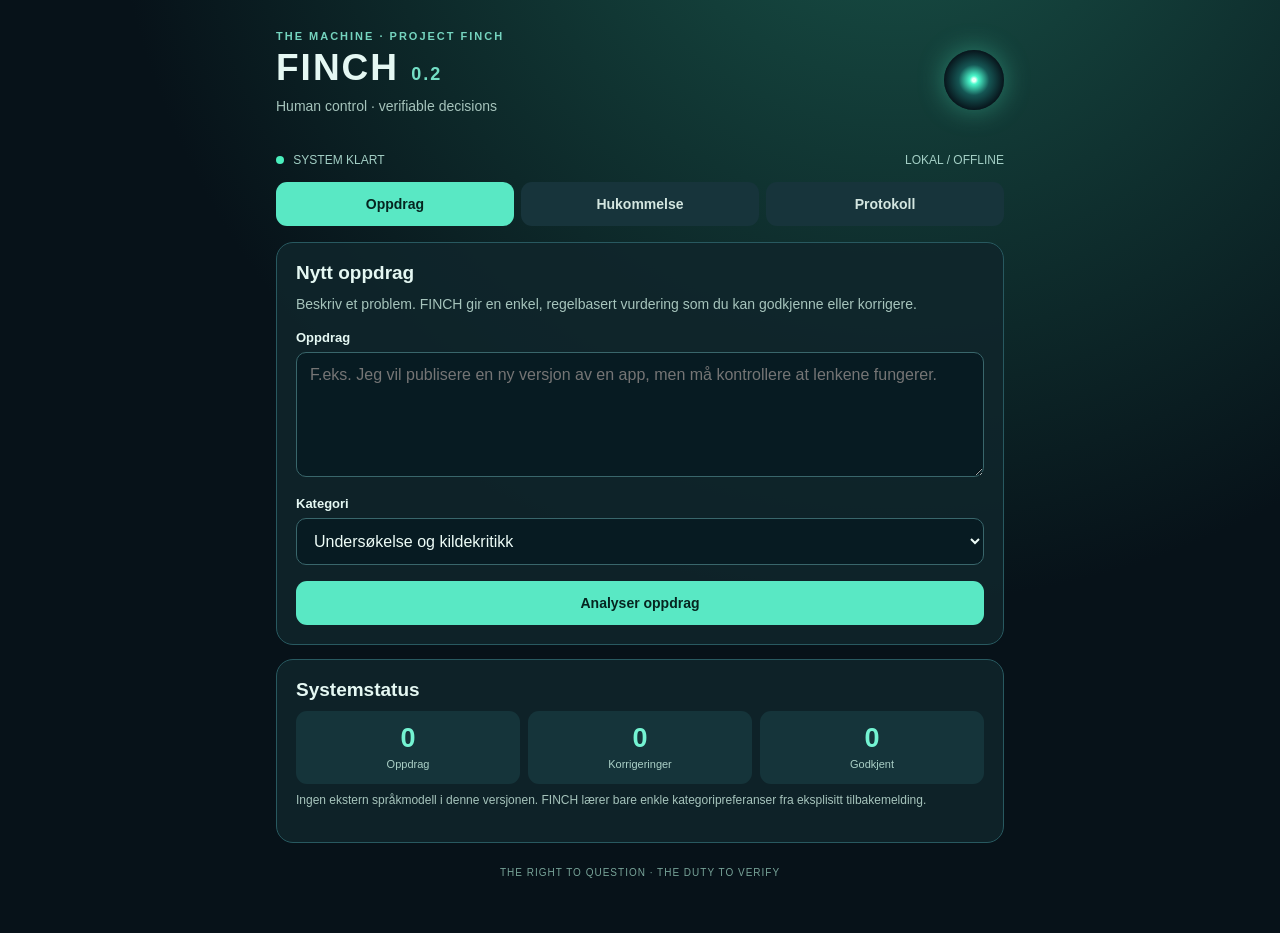
<file: index.html>
<!doctype html>
<html lang="nb"><head><meta charset="utf-8"><meta name="viewport" content="width=device-width,initial-scale=1,viewport-fit=cover"><meta name="theme-color" content="#08131c"><meta name="apple-mobile-web-app-capable" content="yes"><title>PROJECT FINCH · The Machine</title><link rel="manifest" href="./manifest.webmanifest"><link rel="icon" href="./icon.svg"><link rel="stylesheet" href="./style.css"></head>
<body><main><header><div><div class="eyebrow">THE MACHINE · PROJECT FINCH</div><h1>FINCH <span>0.2</span></h1><p class="muted">Human control · verifiable decisions</p></div><div class="orb" aria-hidden="true"></div></header>
<div class="status"><span><i class="dot"></i> SYSTEM KLART</span><span>LOKAL / OFFLINE</span></div>
<nav aria-label="Hovedmeny"><button data-tab="mission" class="active" aria-current="page">Oppdrag</button><button data-tab="memory">Hukommelse</button><button data-tab="protocol">Protokoll</button></nav>
<section id="mission"><div class="panel"><h2>Nytt oppdrag</h2><p>Beskriv et problem. FINCH gir en enkel, regelbasert vurdering som du kan godkjenne eller korrigere.</p><label for="task">Oppdrag</label><textarea id="task" maxlength="1500" placeholder="F.eks. Jeg vil publisere en ny versjon av en app, men må kontrollere at lenkene fungerer."></textarea><label for="kind">Kategori</label><select id="kind"><option value="research">Undersøkelse og kildekritikk</option><option value="build">Programmering og publisering</option><option value="planning">Planlegging og prioritering</option><option value="security">Personvern og sikkerhet</option></select><button id="analyze" class="primary full">Analyser oppdrag</button><div id="analysis" aria-live="polite"></div></div><div class="panel"><h2>Systemstatus</h2><div class="stats"><div><strong id="statTasks">0</strong><small>Oppdrag</small></div><div><strong id="statFeedback">0</strong><small>Korrigeringer</small></div><div><strong id="statApproved">0</strong><small>Godkjent</small></div></div><p class="fine">Ingen ekstern språkmodell i denne versjonen. FINCH lærer bare enkle kategoripreferanser fra eksplisitt tilbakemelding.</p></div></section>
<section id="memory" hidden><div class="panel"><h2>Beslutningslogg</h2><p>Lagres på denne enheten. Eksporter gjerne som sikkerhetskopi.</p><div id="log" class="log"></div><div class="actions"><button id="export" class="secondary">Eksporter JSON</button><button id="erase" class="danger">Slett lokalt minne</button></div><label for="importFile">Importer tidligere eksport</label><input type="file" id="importFile" accept="application/json,.json"></div></section>
<section id="protocol" hidden><div class="panel"><h2>Finch-protokollen</h2><ol><li><strong>Menneskelig kontroll:</strong> FINCH foreslår, du bestemmer.</li><li><strong>Begrunnelse:</strong> Hvert forslag viser hvorfor det ble valgt.</li><li><strong>Usikkerhet:</strong> Begrensninger og manglende bevis oppgis.</li><li><strong>Korrigering:</strong> Tilbakemeldinger lagres og kan påvirke senere forslag.</li><li><strong>Ingen skjulte handlinger:</strong> Ingen nettverkskall, automatisk kodeendring eller tilgang til private kontoer.</li></ol><p class="fine">Dette er en lokal beslutningssimulator, ikke generell kunstig intelligens. Ikke legg inn passord eller sensitive personopplysninger.</p></div></section>
<footer>THE RIGHT TO QUESTION · THE DUTY TO VERIFY</footer></main><script src="./app.js" defer></script></body></html>
</file>
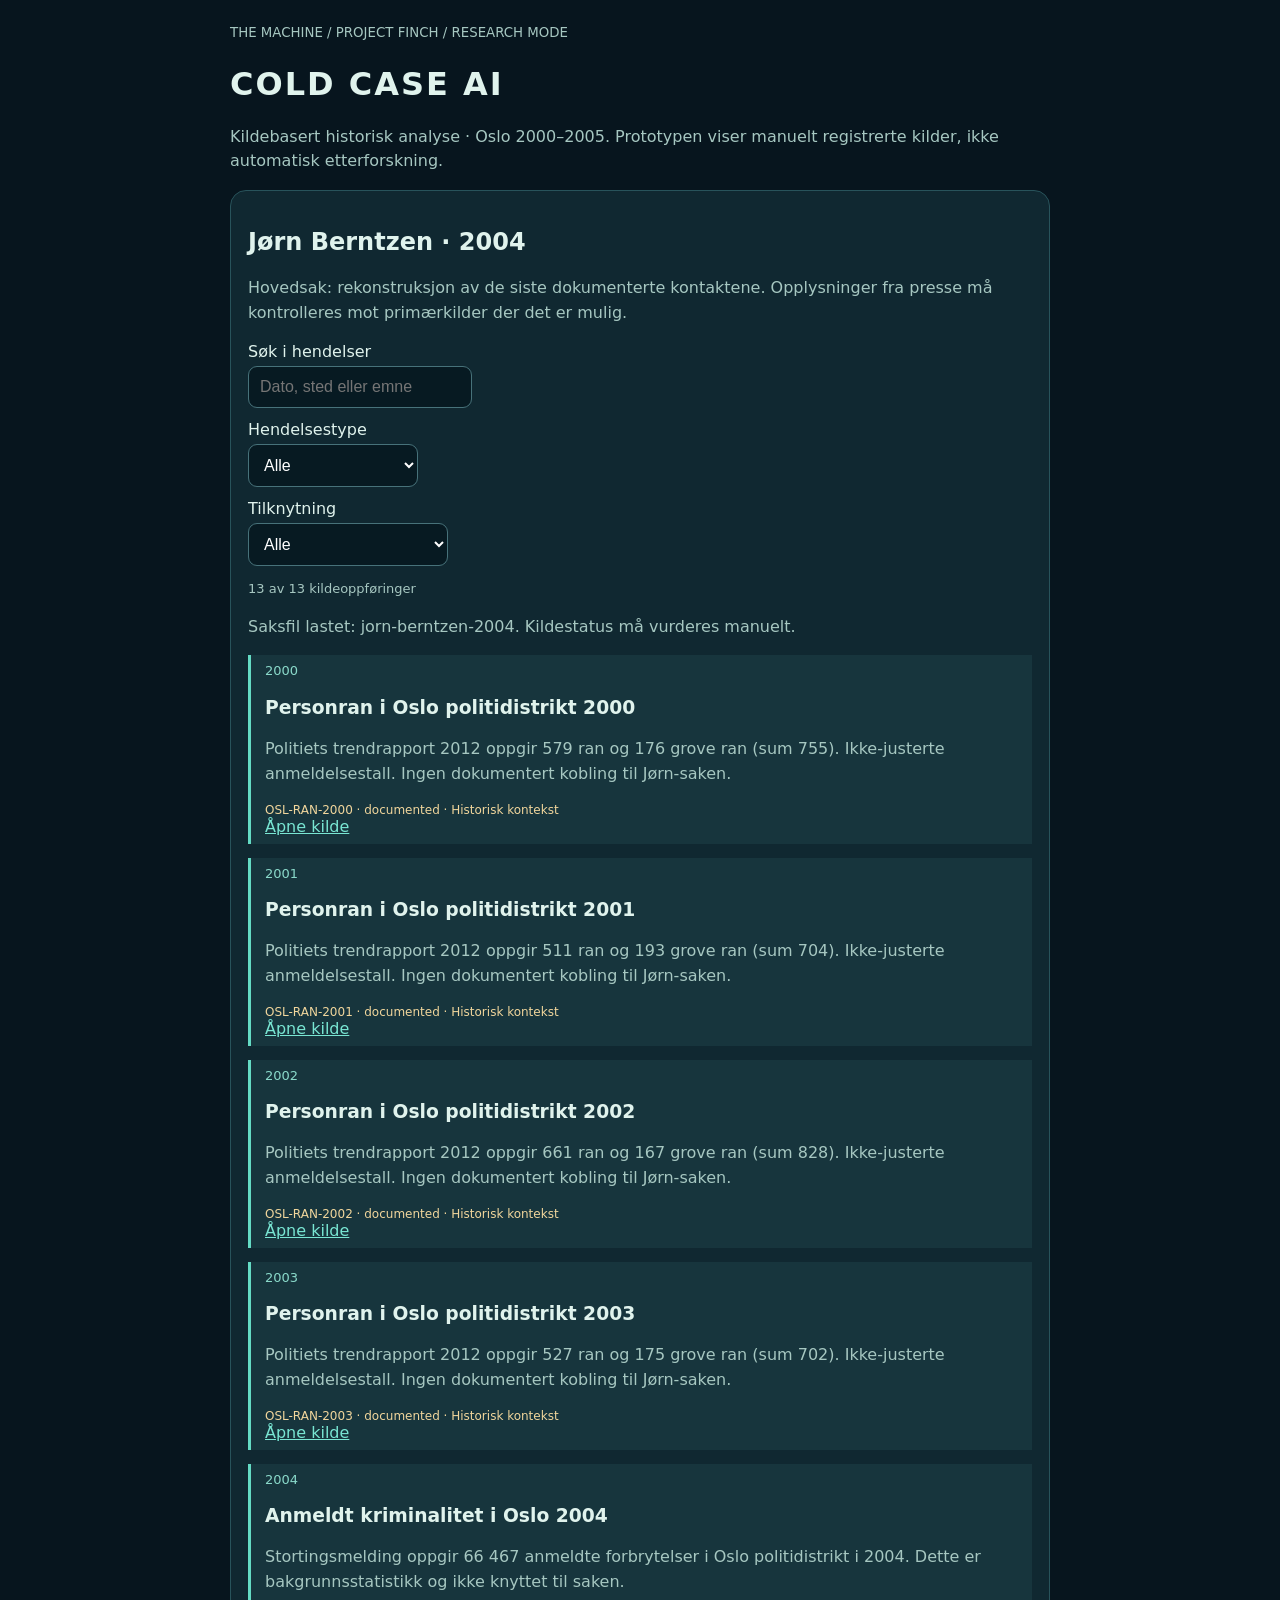
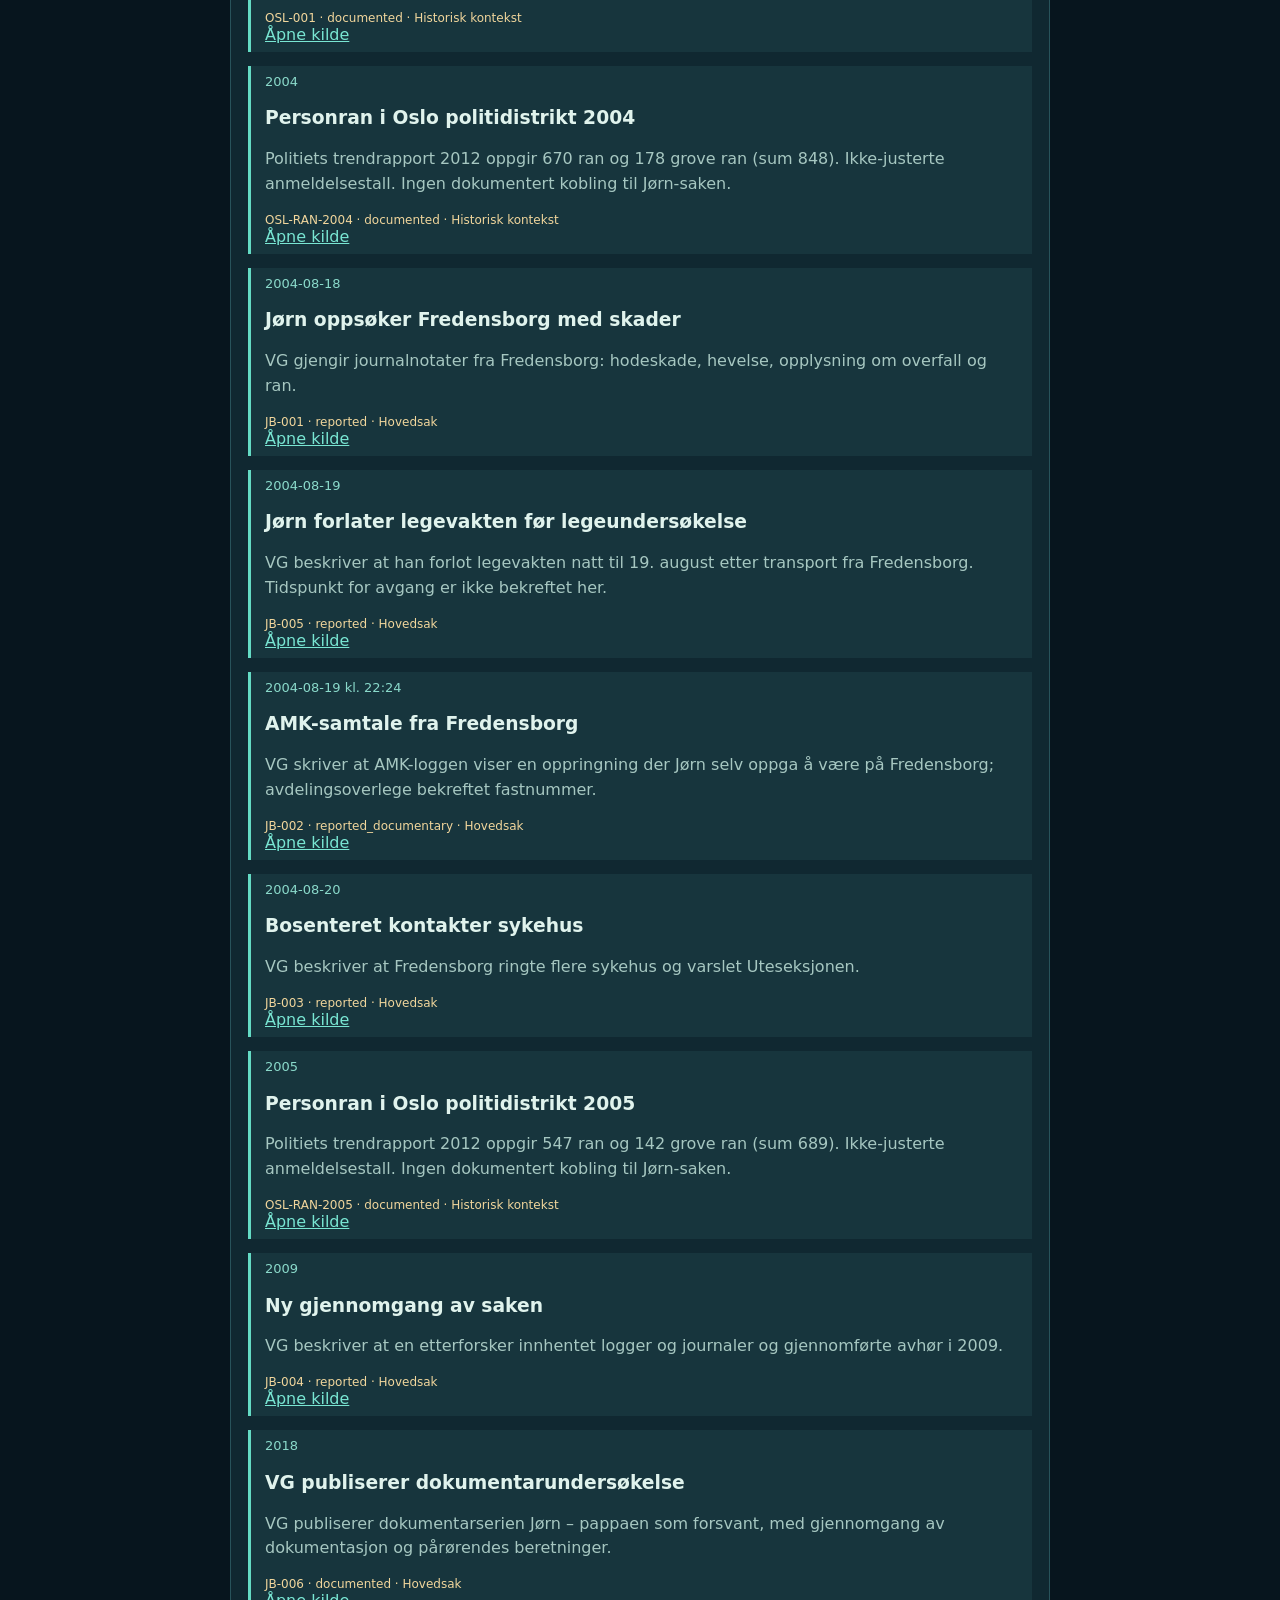
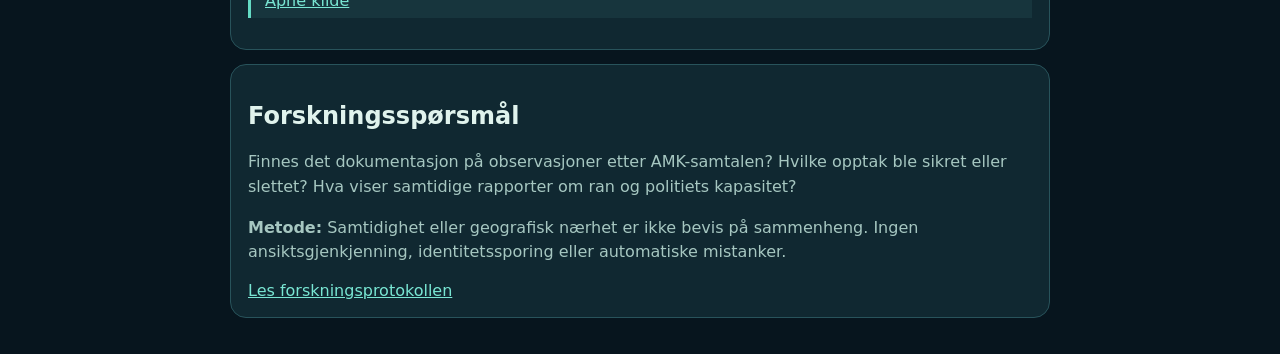
<file: cold-case/index.html>
<!doctype html><html lang="no"><head><meta charset="utf-8"><meta name="viewport" content="width=device-width,initial-scale=1"><title>FINCH · Cold Case</title><style>:root{font-family:system-ui,sans-serif;color:#e0f3ed;background:#07151e}body{margin:0}main{max-width:820px;margin:auto;padding:22px 16px}h1{letter-spacing:2px}p,small{color:#a6c7c1;line-height:1.55}.panel{background:#102831;border:1px solid #28535b;border-radius:16px;padding:17px;margin:14px 0}select,input{background:#071a22;color:white;border:1px solid #47727a;border-radius:9px;padding:11px;font-size:16px;max-width:100%}label{display:block;margin:12px 0 5px}.item{border-left:3px solid #64dbc4;padding:8px 14px;margin:14px 0;background:#17353d}.date{color:#8ad9ca;font-size:13px}.tag{font-size:12px;color:#f1d69c}a{color:#79e6d3}button{background:#65dbc2;border:0;border-radius:10px;padding:11px;font-weight:bold;cursor:pointer}#count{font-size:13px;color:#a6c7c1}</style></head><body><main><small>THE MACHINE / PROJECT FINCH / RESEARCH MODE</small><h1>COLD CASE AI</h1><p>Kildebasert historisk analyse · Oslo 2000–2005. Prototypen viser manuelt registrerte kilder, ikke automatisk etterforskning.</p><section class="panel"><h2>Jørn Berntzen · 2004</h2><p>Hovedsak: rekonstruksjon av de siste dokumenterte kontaktene. Opplysninger fra presse må kontrolleres mot primærkilder der det er mulig.</p><label for="q">Søk i hendelser</label><input id="q" type="search" placeholder="Dato, sted eller emne"><label for="kind">Hendelsestype</label><select id="kind"><option value="">Alle</option><option value="reported_assault">Oppgitt vold</option><option value="emergency_call">Nødsamtale</option><option value="followup">Oppfølging</option><option value="investigation">Etterforskning</option><option value="context">Historisk kontekst</option></select><label for="link">Tilknytning</label><select id="link"><option value="">Alle</option><option value="direct">Hovedsaken</option><option value="none">Kun historisk kontekst</option></select><p id="count" aria-live="polite"></p><p id="loadStatus" role="status"></p><div id="events"></div></section><section class="panel"><h2>Forskningsspørsmål</h2><p>Finnes det dokumentasjon på observasjoner etter AMK-samtalen? Hvilke opptak ble sikret eller slettet? Hva viser samtidige rapporter om ran og politiets kapasitet?</p><p><strong>Metode:</strong> Samtidighet eller geografisk nærhet er ikke bevis på sammenheng. Ingen ansiktsgjenkjenning, identitetssporing eller automatiske mistanker.</p><a href="./README.md">Les forskningsprotokollen</a></section><script>
"use strict";
const q=document.querySelector("#q"),kind=document.querySelector("#kind"),link=document.querySelector("#link"),target=document.querySelector("#events"),count=document.querySelector("#count"),loadStatus=document.querySelector("#loadStatus");
let events=[];
const safeUrl=url=>{try{const parsed=new URL(url);return ["https:","http:"].includes(parsed.protocol)?parsed.href:null}catch{return null}};
function render(){
 const query=q.value.toLocaleLowerCase("nb").trim();
 const matches=events.filter(e=>(!kind.value||e.type===kind.value)&&(!link.value||e.case_link===link.value)&&[e.id,e.date,e.time,e.title,e.description,e.status].join(" ").toLocaleLowerCase("nb").includes(query)).sort((a,b)=>(a.date+" "+(a.time||"")).localeCompare(b.date+" "+(b.time||"")));
 count.textContent=matches.length+" av "+events.length+" kildeoppføringer";
 target.replaceChildren();
 for(const e of matches){
  const div=document.createElement("article");div.className="item";
  const date=document.createElement("div");date.className="date";date.textContent=e.date+(e.time?" kl. "+e.time:"");
  const title=document.createElement("h3");title.textContent=e.title;
  const p=document.createElement("p");p.textContent=e.description;
  const tag=document.createElement("div");tag.className="tag";tag.textContent=e.id+" · "+e.status+" · "+(e.case_link==="direct"?"Hovedsak":"Historisk kontekst");
  div.append(date,title,p,tag);
  const href=safeUrl(e.source);if(href){const a=document.createElement("a");a.href=href;a.target="_blank";a.rel="noopener noreferrer";a.textContent="Åpne kilde";div.append(a)}
  target.append(div);
 }
}
async function loadCase(){
 loadStatus.textContent="Laster kildebasen…";
 try{
  const response=await fetch("./cases/jorn-berntzen-2004.json",{cache:"no-store"});
  if(!response.ok)throw new Error("HTTP "+response.status);
  const data=await response.json();
  if(!data||!Array.isArray(data.events))throw new Error("Ugyldig saksformat");
  events=data.events.filter(e=>e&&typeof e.id==="string"&&typeof e.date==="string"&&typeof e.title==="string"&&typeof e.description==="string");
  loadStatus.textContent="Saksfil lastet: "+data.case_id+". Kildestatus må vurderes manuelt.";
  render();
 }catch(error){loadStatus.textContent="Kunne ikke laste saksfilen ("+error.message+"). Åpne siden via en publisert nettside, ikke som lokal fil.";count.textContent="Ingen data lastet"}
}
for(const el of [q,kind,link])el.addEventListener(el===q?"input":"change",render);
loadCase();
</script></main></body></html>
</file>
<file: style.css>
:root{font-family:-apple-system,BlinkMacSystemFont,"Segoe UI",sans-serif;color:#e5f8f3;background:#071219}*{box-sizing:border-box}body{margin:0;min-height:100dvh;background:radial-gradient(circle at 70% -20%,#195449,#071219 55%)}main{max-width:760px;margin:0 auto;padding:30px 16px 55px}header{display:flex;align-items:center;justify-content:space-between;margin-bottom:22px}.eyebrow{color:#75d4bf;font-size:11px;letter-spacing:2px;font-weight:700}h1{font-size:37px;letter-spacing:2px;margin:5px 0}h1 span{font-size:18px;color:#74dec5}.muted,p{color:#a6c4bc;line-height:1.55}.orb{height:60px;width:60px;border-radius:50%;flex-shrink:0;background:radial-gradient(circle,#e7fff7 0 4%,#4af8cb 10%,#155654 36%,#071219 72%);box-shadow:0 0 27px #4ee9bc66}.status{display:flex;justify-content:space-between;font-size:12px;color:#a3cfc5;margin-bottom:15px}.dot{display:inline-block;width:8px;height:8px;border-radius:50%;background:#4aefbd;margin-right:6px}nav{display:flex;gap:7px;margin-bottom:16px}button{font:inherit;font-size:14px;font-weight:700;border:0;border-radius:11px;padding:13px 14px;cursor:pointer;min-height:44px}nav button{flex:1;background:#17343b;color:#d3e6e0;padding:12px 3px}nav button.active,button.primary{background:#59e8c4;color:#062520}button.secondary{background:#1b4148;color:#d8f7ef}button.danger{background:#482b35;color:#ffe4e7}button:focus-visible,textarea:focus-visible,select:focus-visible,input:focus-visible{outline:2px solid #afffe5;outline-offset:2px}.full{width:100%;margin-top:16px}.panel{border:1px solid #285960;background:#10262bdc;border-radius:17px;padding:19px;margin-bottom:14px}h2{font-size:19px;margin:0 0 10px}p{font-size:14px;margin:7px 0 13px}label{display:block;font-size:13px;font-weight:700;margin:15px 0 7px}textarea,select,input[type=file]{width:100%;border:1px solid #39666b;background:#071b22;color:#eefdf8;border-radius:10px;padding:13px;font:inherit;font-size:16px}textarea{min-height:125px;resize:vertical}.stats{display:grid;grid-template-columns:repeat(3,1fr);gap:8px}.stats div{background:#15343a;border-radius:11px;padding:12px 6px;text-align:center}.stats strong{font-size:27px;color:#74f3d2;display:block}.stats small{font-size:11px;color:#abd0c7}.fine{font-size:12px}.result{background:#14383e;border-left:3px solid #60efc6;border-radius:0 12px 12px 0;padding:14px;margin-top:16px}.result h3{margin:0 0 8px;font-size:16px}.result p{margin:6px 0}.actions{display:flex;gap:8px;flex-wrap:wrap;margin-top:13px}.actions button{flex:1}.log-entry{border-top:1px solid #315159;padding:13px 0;overflow-wrap:anywhere}.log-entry h3{font-size:15px;margin:0 0 5px}.log-entry p{margin:3px 0}.tag{font-size:12px;color:#6ce3c6}.empty{padding:14px 0;color:#a9c8c0}ol{padding-left:21px;line-height:1.65;color:#c8e3dc}li{margin-bottom:10px}footer{text-align:center;font-size:10px;letter-spacing:1px;color:#78a499;margin-top:24px}@media(max-width:380px){main{padding:18px 12px}h1{font-size:29px}.orb{height:47px;width:47px}}
</file>
